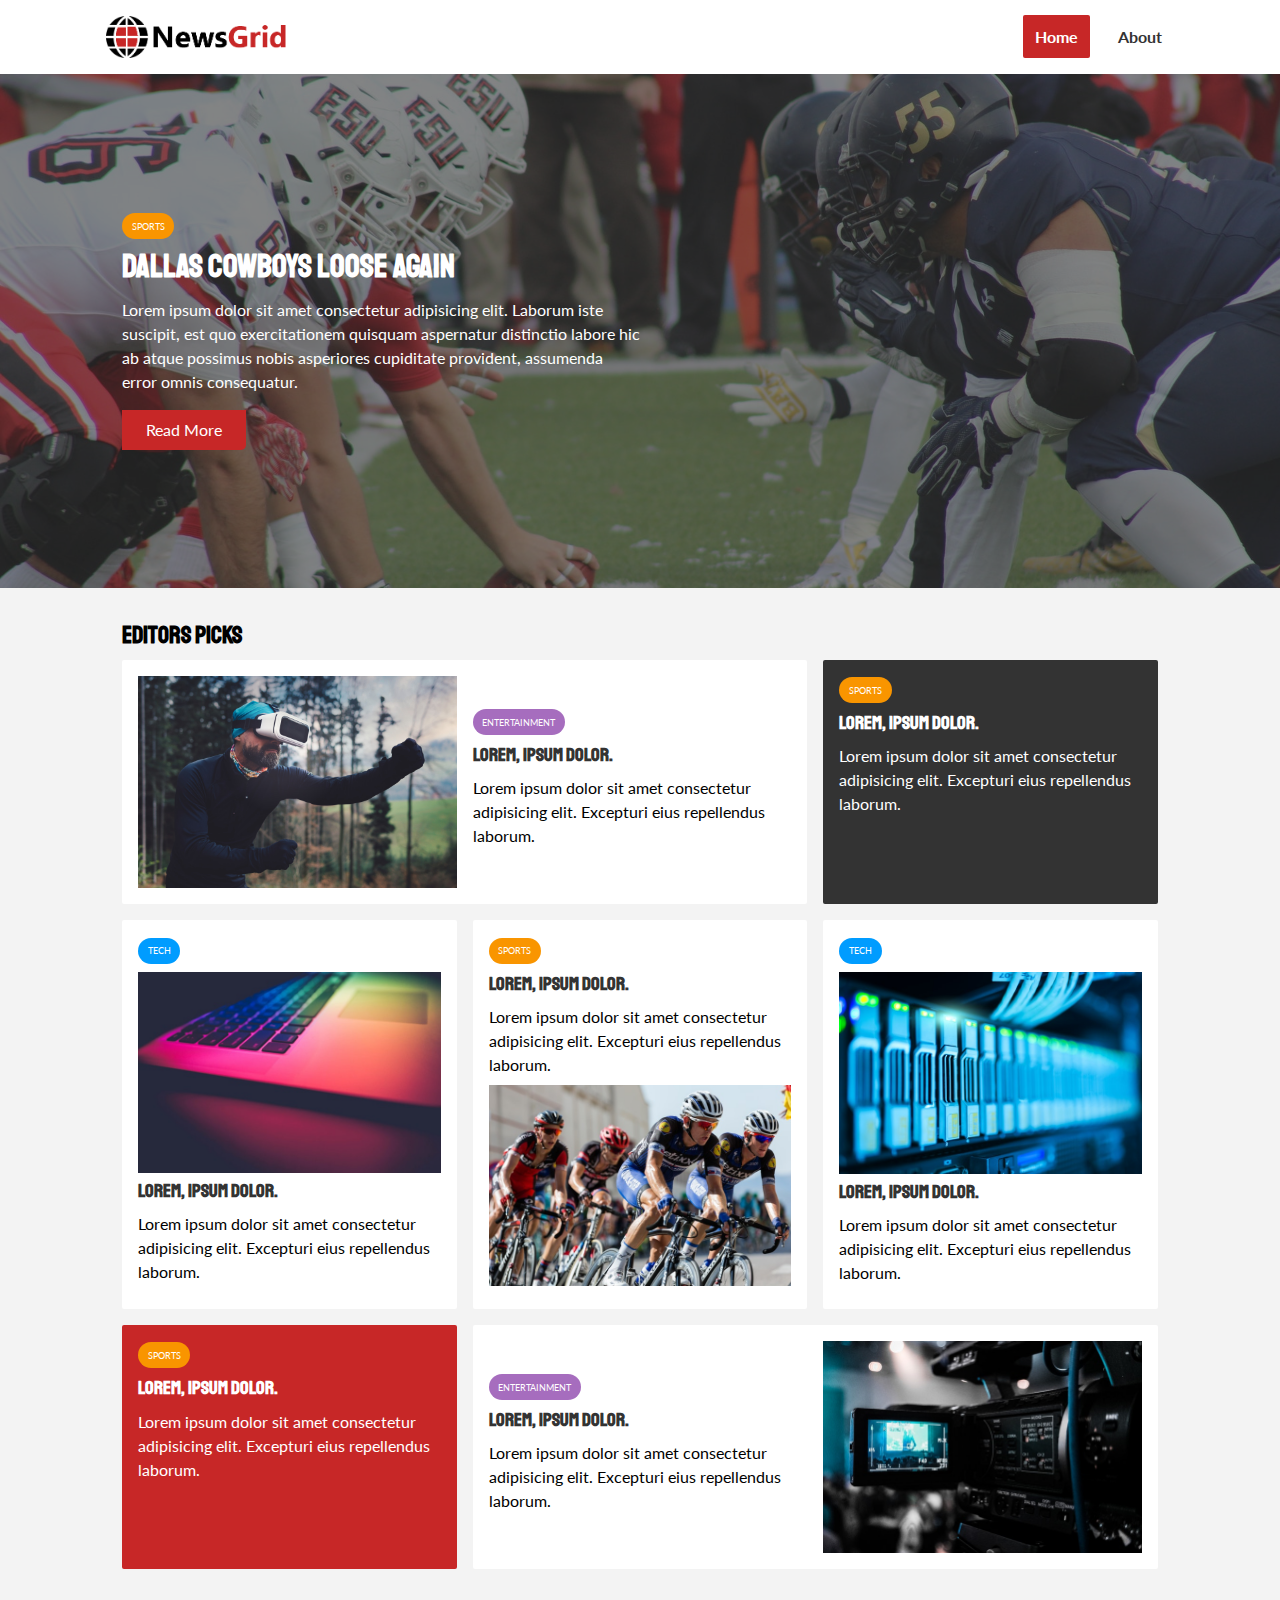
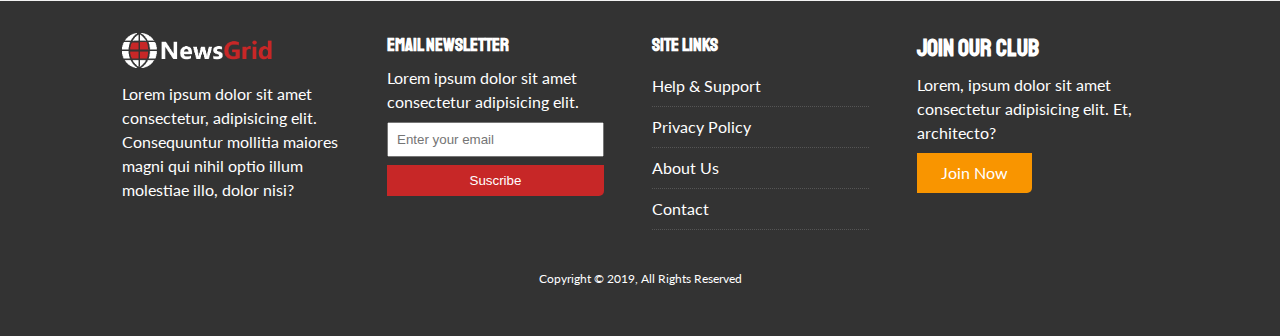
<file: index.html>
<!DOCTYPE html>
<html lang="en">
  <head>
    <meta charset="UTF-8" />
    <meta name="viewport" content="width=device-width, initial-scale=1.0" />
    <link rel="stylesheet" href="css/styles.css" />
    <link
      rel="stylesheet"
      href="css/mobile.css"
      media="screen and (max-width: 768px)"
    />
    <link
      rel="stylesheet"
      href="https://cdnjs.cloudflare.com/ajax/libs/font-awesome/6.5.2/css/all.min.css"
      integrity="sha512-SnH5WK+bZxgPHs44uWIX+LLJAJ9/2PkPKZ5QiAj6Ta86w+fsb2TkcmfRyVX3pBnMFcV7oQPJkl9QevSCWr3W6A=="
      crossorigin="anonymous"
      referrerpolicy="no-referrer"
    />
    <link rel="shortcut icon" type="image/x-icon" href="favicon.ico" />
    <link rel="preconnect" href="https://fonts.googleapis.com" />
    <link rel="preconnect" href="https://fonts.gstatic.com" crossorigin />
    <link
      href="https://fonts.googleapis.com/css2?family=Lato:ital,wght@0,100;0,300;0,400;0,700;0,900;1,100;1,300;1,400;1,700;1,900&display=swap"
      rel="stylesheet"
    />
    <link rel="preconnect" href="https://fonts.googleapis.com" />
    <link rel="preconnect" href="https://fonts.gstatic.com" crossorigin />
    <link
      href="https://fonts.googleapis.com/css2?family=Lato:ital,wght@0,100;0,300;0,400;0,700;0,900;1,100;1,300;1,400;1,700;1,900&family=Staatliches&display=swap"
      rel="stylesheet"
    />
    <title>NewsGrid | Lastest News</title>
  </head>
  <body>
    <nav id="main-nav">
      <div class="container">
        <img src="img/logo.png" alt="NewsGrid" class="logo" />
        <div class="social">
          <a href="https://facebook.com" target="_blank"
            ><i class="fab fa-facebook fa-2x"></i
          ></a>
          <a href="https://twitter.com" target="_blank"
            ><i class="fab fa-twitter fa-2x"></i
          ></a>
          <a href="https://instagram.com" target="_blank"
            ><i class="fab fa-instagram fa-2x"></i
          ></a>
          <a href="https://youtube.com" target="_blank"
            ><i class="fab fa-youtube fa-2x"></i
          ></a>
        </div>
        <ul>
          <li><a href="index.html" class="current">Home</a></li>
          <li><a href="about.html">About</a></li>
        </ul>
      </div>
    </nav>
    <!-- showcase -->
    <header id="showcase">
      <div class="container">
        <div class="showcase-container">
          <div class="showcase-content">
            <div class="category category-sports">Sports</div>
            <h1>Dallas Cowboys Loose Again</h1>
            <p>
              Lorem ipsum dolor sit amet consectetur adipisicing elit. Laborum
              iste suscipit, est quo exercitationem quisquam aspernatur
              distinctio labore hic ab atque possimus nobis asperiores
              cupiditate provident, assumenda error omnis consequatur.
            </p>
            <a href="article.html" class="btn btn-primary">Read More</a>
          </div>
        </div>
      </div>
    </header>
    <!-- home article -->
    <section id="home-articles" class="py-2">
      <div class="container">
        <h2>Editors Picks</h2>
        <div class="articles-container">
          <article class="card">
            <img src="img/articles/ent1.jpg" alt="" />
            <div>
              <div class="category category-ent">Entertainment</div>
              <h3>
                <a href="articles.html">Lorem, ipsum dolor. </a>
              </h3>
              <p>
                Lorem ipsum dolor sit amet consectetur adipisicing elit.
                Excepturi eius repellendus laborum.
              </p>
            </div>
          </article>
          <article class="card bg-dark">
            <div class="category category-sports">Sports</div>
            <h3>
              <a href="articles.html" class="bg-dark">Lorem, ipsum dolor. </a>
            </h3>
            <p>
              Lorem ipsum dolor sit amet consectetur adipisicing elit. Excepturi
              eius repellendus laborum.
            </p>
          </article>
          <article class="card">
            <div class="category category-tech">Tech</div>
            <img src="img/articles/tech2.jpg" alt="" />
            <h3>
              <a href="articles.html">Lorem, ipsum dolor. </a>
            </h3>
            <p>
              Lorem ipsum dolor sit amet consectetur adipisicing elit. Excepturi
              eius repellendus laborum.
            </p>
          </article>
          <article class="card">
            <div class="category category-sports">Sports</div>
            <h3>
              <a href="articles.html">Lorem, ipsum dolor. </a>
            </h3>
            <p>
              Lorem ipsum dolor sit amet consectetur adipisicing elit. Excepturi
              eius repellendus laborum.
            </p>
            <img src="img/articles/sports1.jpg" alt="" />
          </article>
          <article class="card">
            <div class="category category-tech">Tech</div>
            <img src="img/articles/tech1.jpg" alt="" />
            <h3>
              <a href="articles.html">Lorem, ipsum dolor. </a>
            </h3>
            <p>
              Lorem ipsum dolor sit amet consectetur adipisicing elit. Excepturi
              eius repellendus laborum.
            </p>
          </article>

          <article class="card bg-primary">
            <div class="category category-sports">Sports</div>
            <h3 class="bg-primary">
              <a href="articles.html">Lorem, ipsum dolor. </a>
            </h3>
            <p>
              Lorem ipsum dolor sit amet consectetur adipisicing elit. Excepturi
              eius repellendus laborum.
            </p>
          </article>

          <article class="card">
            <div>
              <div class="category category-ent">Entertainment</div>
              <h3>
                <a href="articles.html">Lorem, ipsum dolor. </a>
              </h3>
              <p>
                Lorem ipsum dolor sit amet consectetur adipisicing elit.
                Excepturi eius repellendus laborum.
              </p>
            </div>
            <img src="img/articles/ent2.jpg" alt="" />
          </article>
        </div>
      </div>
    </section>
    <!-- footer -->
    <footer id="main-footer" class="py-2">
      <div class="container footer-container">
        <div>
          <img src="img/logo_light.png" alt="newgrid" />
          <p>
            Lorem ipsum dolor sit amet consectetur, adipisicing elit.
            Consequuntur mollitia maiores magni qui nihil optio illum molestiae
            illo, dolor nisi?
          </p>
        </div>
        <div>
          <h3>Email Newsletter</h3>
          <p>Lorem ipsum dolor sit amet consectetur adipisicing elit.</p>
          <form name="contact" netlify>
            <input
              type="email"
              name="email"
              id=""
              placeholder="Enter your email"
            />
            <input type="submit" value="Suscribe" class="btn btn-primary" />
          </form>
        </div>
        <div>
          <h3>Site Links</h3>
          <ul class="list">
            <li><a href="#">Help & Support</a></li>
            <li><a href="#">Privacy Policy</a></li>
            <li><a href="#">About Us</a></li>
            <li><a href="#">Contact</a></li>
          </ul>
        </div>
        <div>
          <h2>Join Our Club</h2>
          <p>
            Lorem, ipsum dolor sit amet consectetur adipisicing elit. Et,
            architecto?
          </p>
          <a href="#" class="btn btn-secondary">Join Now</a>
        </div>
        <div>
          <p>Copyright &copy; 2019, All Rights Reserved</p>
        </div>
      </div>
    </footer>
  </body>
</html>
</file>
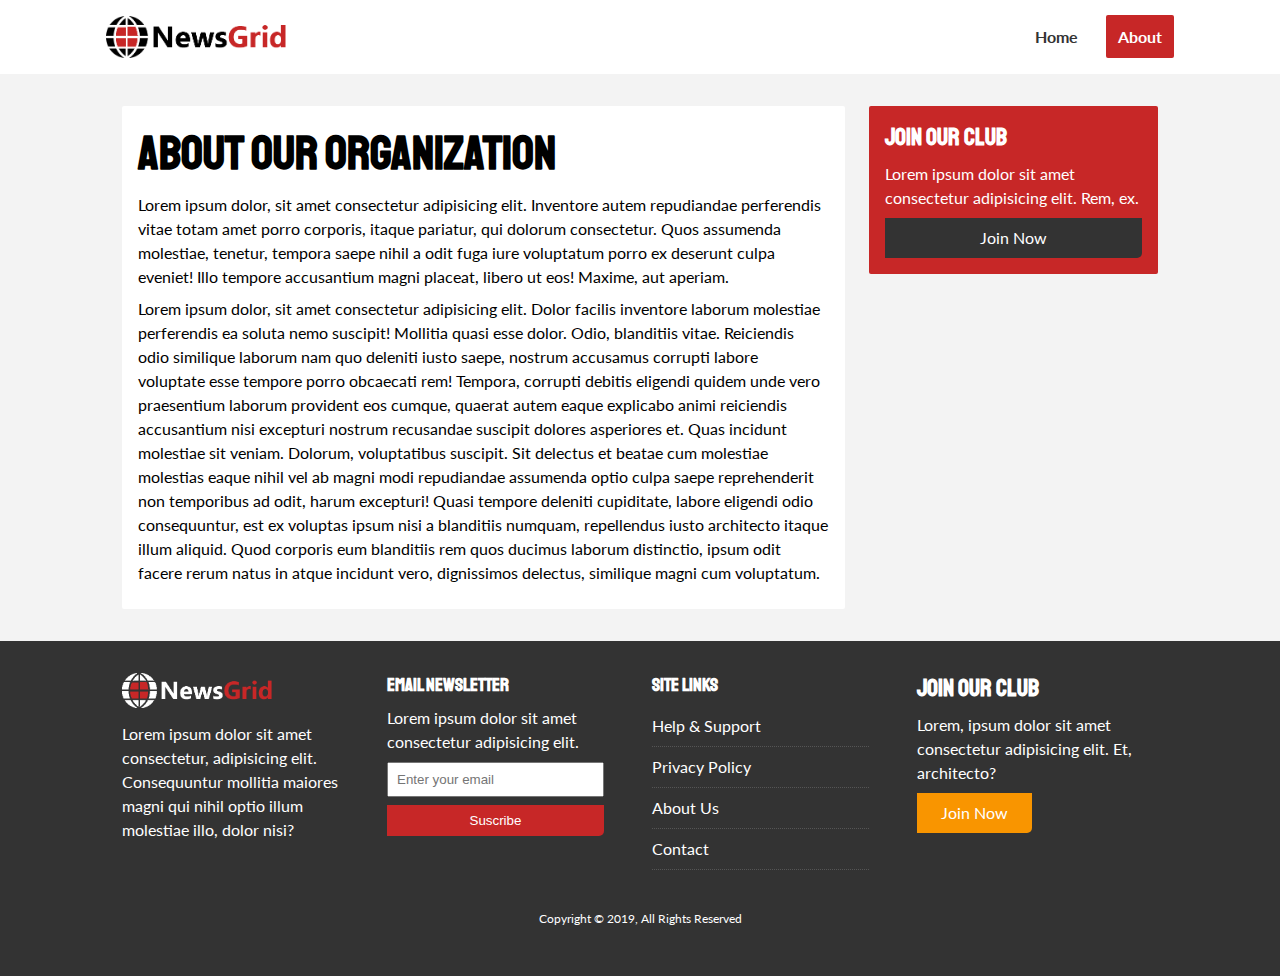
<file: about.html>
<!DOCTYPE html>
<html lang="en">
  <head>
    <meta charset="UTF-8" />
    <meta name="viewport" content="width=device-width, initial-scale=1.0" />
    <link rel="stylesheet" href="css/styles.css" />
    <link
      rel="stylesheet"
      href="css/mobile.css"
      media="screen and (max-width: 768px)"
    />
    <link
      rel="stylesheet"
      href="https://cdnjs.cloudflare.com/ajax/libs/font-awesome/6.5.2/css/all.min.css"
      integrity="sha512-SnH5WK+bZxgPHs44uWIX+LLJAJ9/2PkPKZ5QiAj6Ta86w+fsb2TkcmfRyVX3pBnMFcV7oQPJkl9QevSCWr3W6A=="
      crossorigin="anonymous"
      referrerpolicy="no-referrer"
    />
    <link rel="shortcut icon" type="image/x-icon" href="favicon.ico" />
    <link rel="preconnect" href="https://fonts.googleapis.com" />
    <link rel="preconnect" href="https://fonts.gstatic.com" crossorigin />
    <link
      href="https://fonts.googleapis.com/css2?family=Lato:ital,wght@0,100;0,300;0,400;0,700;0,900;1,100;1,300;1,400;1,700;1,900&display=swap"
      rel="stylesheet"
    />
    <link rel="preconnect" href="https://fonts.googleapis.com" />
    <link rel="preconnect" href="https://fonts.gstatic.com" crossorigin />
    <link
      href="https://fonts.googleapis.com/css2?family=Lato:ital,wght@0,100;0,300;0,400;0,700;0,900;1,100;1,300;1,400;1,700;1,900&family=Staatliches&display=swap"
      rel="stylesheet"
    />
    <title>NewsGrid | About</title>
  </head>
  <body>
    <nav id="main-nav">
      <div class="container">
        <img src="img/logo.png" alt="NewsGrid" class="logo" />
        <div class="social">
          <a href="https://facebook.com" target="_blank"
            ><i class="fab fa-facebook fa-2x"></i
          ></a>
          <a href="https://twitter.com" target="_blank"
            ><i class="fab fa-twitter fa-2x"></i
          ></a>
          <a href="https://instagram.com" target="_blank"
            ><i class="fab fa-instagram fa-2x"></i
          ></a>
          <a href="https://youtube.com" target="_blank"
            ><i class="fab fa-youtube fa-2x"></i
          ></a>
        </div>
        <ul>
          <li><a href="index.html" class="">Home</a></li>
          <li><a href="about.html" class="current">About</a></li>
        </ul>
      </div>
    </nav>
    <!-- main -->
    <section id="about">
      <div class="container">
        <div class="page-container">
          <article class="card">
            <h1 class="l-heading">About Our Organization</h1>
            <p>
              Lorem ipsum dolor, sit amet consectetur adipisicing elit.
              Inventore autem repudiandae perferendis vitae totam amet porro
              corporis, itaque pariatur, qui dolorum consectetur. Quos assumenda
              molestiae, tenetur, tempora saepe nihil a odit fuga iure
              voluptatum porro ex deserunt culpa eveniet! Illo tempore
              accusantium magni placeat, libero ut eos! Maxime, aut aperiam.
            </p>
            <p>
              Lorem ipsum dolor, sit amet consectetur adipisicing elit. Dolor
              facilis inventore laborum molestiae perferendis ea soluta nemo
              suscipit! Mollitia quasi esse dolor. Odio, blanditiis vitae.
              Reiciendis odio similique laborum nam quo deleniti iusto saepe,
              nostrum accusamus corrupti labore voluptate esse tempore porro
              obcaecati rem! Tempora, corrupti debitis eligendi quidem unde vero
              praesentium laborum provident eos cumque, quaerat autem eaque
              explicabo animi reiciendis accusantium nisi excepturi nostrum
              recusandae suscipit dolores asperiores et. Quas incidunt molestiae
              sit veniam. Dolorum, voluptatibus suscipit. Sit delectus et beatae
              cum molestiae molestias eaque nihil vel ab magni modi repudiandae
              assumenda optio culpa saepe reprehenderit non temporibus ad odit,
              harum excepturi! Quasi tempore deleniti cupiditate, labore
              eligendi odio consequuntur, est ex voluptas ipsum nisi a
              blanditiis numquam, repellendus iusto architecto itaque illum
              aliquid. Quod corporis eum blanditiis rem quos ducimus laborum
              distinctio, ipsum odit facere rerum natus in atque incidunt vero,
              dignissimos delectus, similique magni cum voluptatum.
            </p>
          </article>
          <aside class="card bg-primary">
            <h2>Join Our Club</h2>
            <p>
              Lorem ipsum dolor sit amet consectetur adipisicing elit. Rem, ex.
            </p>
            <a href="#" class="btn btn-dark btn-block">Join Now</a>
          </aside>
        </div>
      </div>
    </section>
    <!-- footer -->

    <footer id="main-footer" class="py-2">
      <div class="container footer-container">
        <div>
          <img src="img/logo_light.png" alt="newgrid" />
          <p>
            Lorem ipsum dolor sit amet consectetur, adipisicing elit.
            Consequuntur mollitia maiores magni qui nihil optio illum molestiae
            illo, dolor nisi?
          </p>
        </div>
        <div>
          <h3>Email Newsletter</h3>
          <p>Lorem ipsum dolor sit amet consectetur adipisicing elit.</p>
          <form name="contact" netlify>
            <input
              type="email"
              name="email"
              id=""
              placeholder="Enter your email"
            />
            <input type="submit" value="Suscribe" class="btn btn-primary" />
          </form>
        </div>
        <div>
          <h3>Site Links</h3>
          <ul class="list">
            <li><a href="#">Help & Support</a></li>
            <li><a href="#">Privacy Policy</a></li>
            <li><a href="#">About Us</a></li>
            <li><a href="#">Contact</a></li>
          </ul>
        </div>
        <div>
          <h2>Join Our Club</h2>
          <p>
            Lorem, ipsum dolor sit amet consectetur adipisicing elit. Et,
            architecto?
          </p>
          <a href="#" class="btn btn-secondary">Join Now</a>
        </div>
        <div>
          <p>Copyright &copy; 2019, All Rights Reserved</p>
        </div>
      </div>
    </footer>
  </body>
</html>
</file>
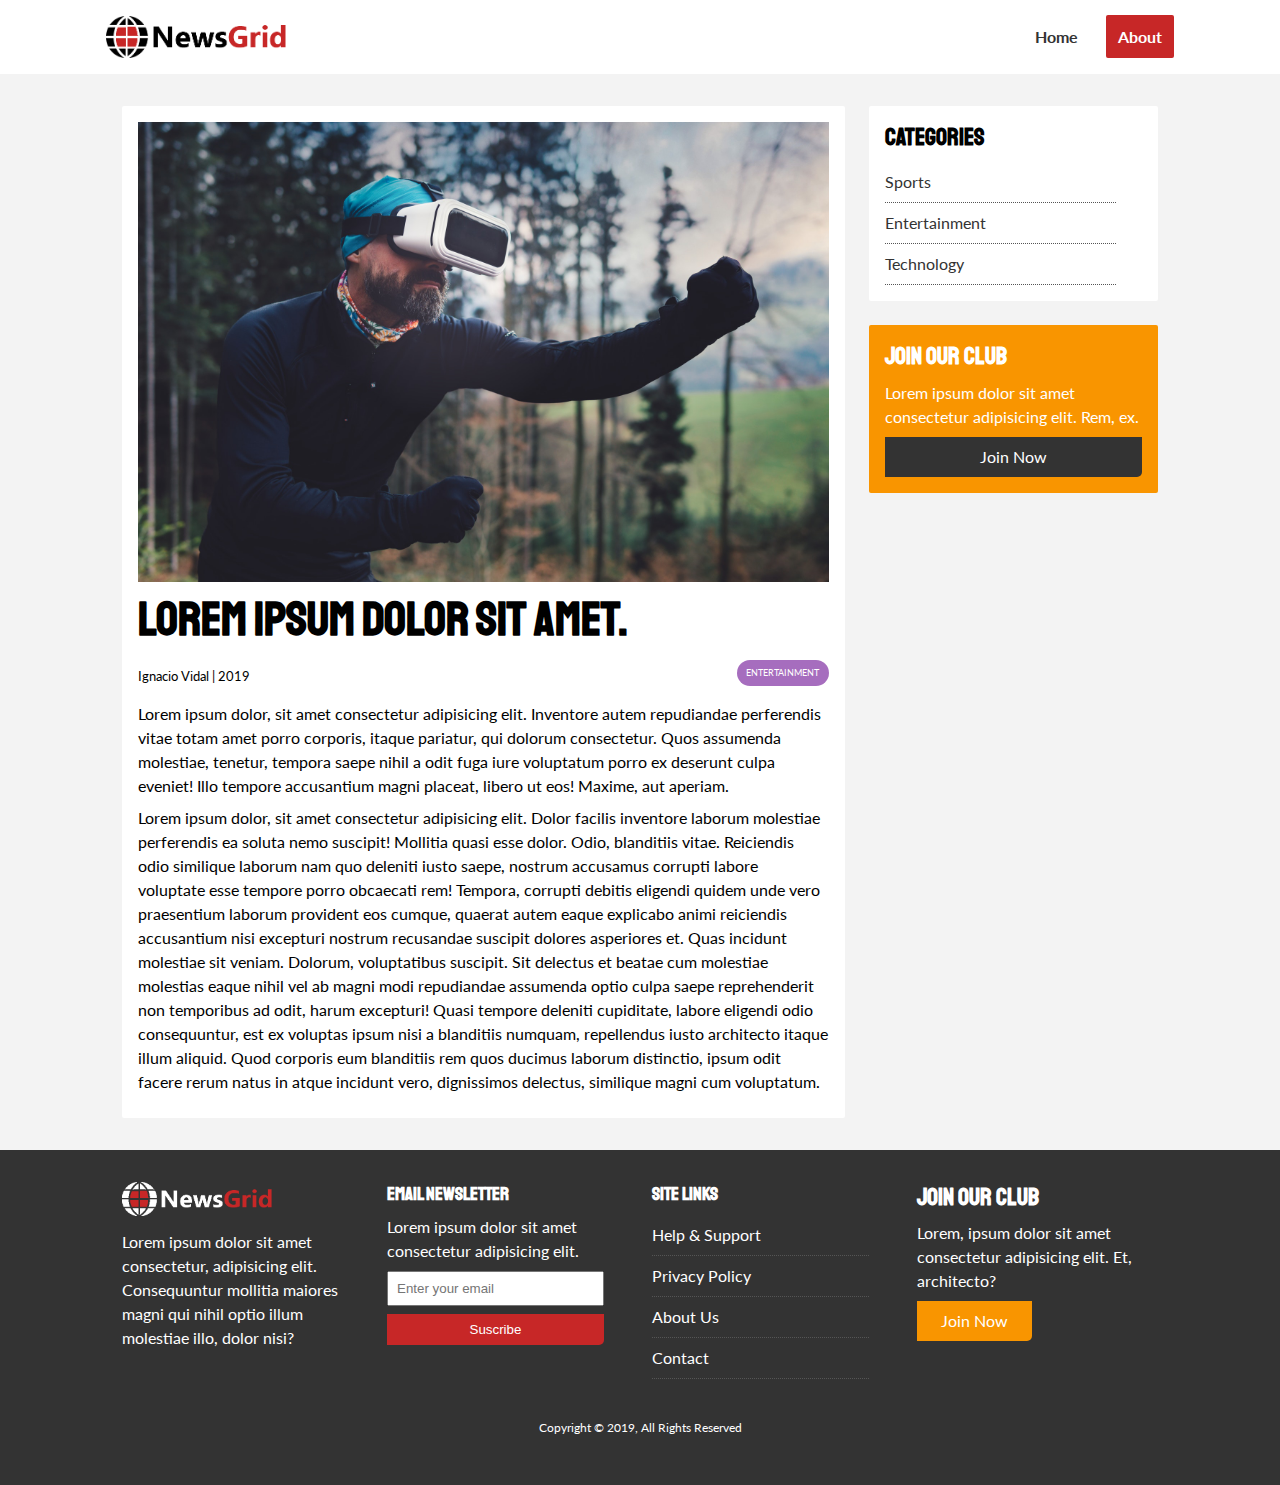
<file: articles.html>
<!DOCTYPE html>
<html lang="en">
  <head>
    <meta charset="UTF-8" />
    <meta name="viewport" content="width=device-width, initial-scale=1.0" />
    <link rel="stylesheet" href="css/styles.css" />
    <link
      rel="stylesheet"
      href="css/mobile.css"
      media="screen and (max-width: 768px)"
    />
    <link
      rel="stylesheet"
      href="https://cdnjs.cloudflare.com/ajax/libs/font-awesome/6.5.2/css/all.min.css"
      integrity="sha512-SnH5WK+bZxgPHs44uWIX+LLJAJ9/2PkPKZ5QiAj6Ta86w+fsb2TkcmfRyVX3pBnMFcV7oQPJkl9QevSCWr3W6A=="
      crossorigin="anonymous"
      referrerpolicy="no-referrer"
    />
    <link rel="shortcut icon" type="image/x-icon" href="favicon.ico" />
    <link rel="preconnect" href="https://fonts.googleapis.com" />
    <link rel="preconnect" href="https://fonts.gstatic.com" crossorigin />
    <link
      href="https://fonts.googleapis.com/css2?family=Lato:ital,wght@0,100;0,300;0,400;0,700;0,900;1,100;1,300;1,400;1,700;1,900&display=swap"
      rel="stylesheet"
    />
    <link rel="preconnect" href="https://fonts.googleapis.com" />
    <link rel="preconnect" href="https://fonts.gstatic.com" crossorigin />
    <link
      href="https://fonts.googleapis.com/css2?family=Lato:ital,wght@0,100;0,300;0,400;0,700;0,900;1,100;1,300;1,400;1,700;1,900&family=Staatliches&display=swap"
      rel="stylesheet"
    />
    <title>NewsGrid | Latest News</title>
  </head>
  <body>
    <nav id="main-nav">
      <div class="container">
        <img src="img/logo.png" alt="NewsGrid" class="logo" />
        <div class="social">
          <a href="https://facebook.com" target="_blank"
            ><i class="fab fa-facebook fa-2x"></i
          ></a>
          <a href="https://twitter.com" target="_blank"
            ><i class="fab fa-twitter fa-2x"></i
          ></a>
          <a href="https://instagram.com" target="_blank"
            ><i class="fab fa-instagram fa-2x"></i
          ></a>
          <a href="https://youtube.com" target="_blank"
            ><i class="fab fa-youtube fa-2x"></i
          ></a>
        </div>
        <ul>
          <li><a href="index.html" class="">Home</a></li>
          <li><a href="about.html" class="current">About</a></li>
        </ul>
      </div>
    </nav>
    <!-- main -->
    <section id="article">
      <div class="container">
        <div class="page-container">
          <article class="card">
            <img src="img/articles/ent1.jpg" alt="" />
            <h1 class="l-heading">Lorem ipsum dolor sit amet.</h1>
            <div class="meta">
              <small>
                <i class="fas fa-user"> </i>
                Ignacio Vidal | 2019</small
              >
              <div class="category category-ent">Entertainment</div>
            </div>
            <p>
              Lorem ipsum dolor, sit amet consectetur adipisicing elit.
              Inventore autem repudiandae perferendis vitae totam amet porro
              corporis, itaque pariatur, qui dolorum consectetur. Quos assumenda
              molestiae, tenetur, tempora saepe nihil a odit fuga iure
              voluptatum porro ex deserunt culpa eveniet! Illo tempore
              accusantium magni placeat, libero ut eos! Maxime, aut aperiam.
            </p>
            <p>
              Lorem ipsum dolor, sit amet consectetur adipisicing elit. Dolor
              facilis inventore laborum molestiae perferendis ea soluta nemo
              suscipit! Mollitia quasi esse dolor. Odio, blanditiis vitae.
              Reiciendis odio similique laborum nam quo deleniti iusto saepe,
              nostrum accusamus corrupti labore voluptate esse tempore porro
              obcaecati rem! Tempora, corrupti debitis eligendi quidem unde vero
              praesentium laborum provident eos cumque, quaerat autem eaque
              explicabo animi reiciendis accusantium nisi excepturi nostrum
              recusandae suscipit dolores asperiores et. Quas incidunt molestiae
              sit veniam. Dolorum, voluptatibus suscipit. Sit delectus et beatae
              cum molestiae molestias eaque nihil vel ab magni modi repudiandae
              assumenda optio culpa saepe reprehenderit non temporibus ad odit,
              harum excepturi! Quasi tempore deleniti cupiditate, labore
              eligendi odio consequuntur, est ex voluptas ipsum nisi a
              blanditiis numquam, repellendus iusto architecto itaque illum
              aliquid. Quod corporis eum blanditiis rem quos ducimus laborum
              distinctio, ipsum odit facere rerum natus in atque incidunt vero,
              dignissimos delectus, similique magni cum voluptatum.
            </p>
          </article>
          <aside id="categories" class="card">
            <h2>categories</h2>
            <ul class="list">
              <li>
                <a href="#"><i class="fas fa-chevron-right"></i> Sports</a>
              </li>
              <li>
                <a href="#"
                  ><i class="fas fa-chevron-right"></i> Entertainment</a
                >
              </li>
              <li>
                <a href="#"><i class="fas fa-chevron-right"></i> Technology</a>
              </li>
            </ul>
          </aside>
          <aside class="card bg-secondary">
            <h2>Join Our Club</h2>
            <p>
              Lorem ipsum dolor sit amet consectetur adipisicing elit. Rem, ex.
            </p>
            <a href="#" class="btn btn-dark btn-block">Join Now</a>
          </aside>
        </div>
      </div>
    </section>
    <!-- footer -->

    <footer id="main-footer" class="py-2">
      <div class="container footer-container">
        <div>
          <img src="img/logo_light.png" alt="newgrid" />
          <p>
            Lorem ipsum dolor sit amet consectetur, adipisicing elit.
            Consequuntur mollitia maiores magni qui nihil optio illum molestiae
            illo, dolor nisi?
          </p>
        </div>
        <div>
          <h3>Email Newsletter</h3>
          <p>Lorem ipsum dolor sit amet consectetur adipisicing elit.</p>
          <form name="contact" netlify>
            <input
              type="email"
              name="email"
              id=""
              placeholder="Enter your email"
            />
            <input type="submit" value="Suscribe" class="btn btn-primary" />
          </form>
        </div>
        <div>
          <h3>Site Links</h3>
          <ul class="list">
            <li><a href="#">Help & Support</a></li>
            <li><a href="#">Privacy Policy</a></li>
            <li><a href="#">About Us</a></li>
            <li><a href="#">Contact</a></li>
          </ul>
        </div>
        <div>
          <h2>Join Our Club</h2>
          <p>
            Lorem, ipsum dolor sit amet consectetur adipisicing elit. Et,
            architecto?
          </p>
          <a href="#" class="btn btn-secondary">Join Now</a>
        </div>
        <div>
          <p>Copyright &copy; 2019, All Rights Reserved</p>
        </div>
      </div>
    </footer>
  </body>
</html>
</file>
<file: css/styles.css>
:root {
  --primary-color: #c72727;
  --secondary-color: #f99500;
  --light-color: #f3f3f3;
  --dark-color: #333;
  --max-width: 1100px;
}

.category {
  --sports-color: #f99500;
  --ent-color: #a66dbe;
  --tech-color: #009cff;
}

* {
  margin: 0;
  padding: 0;
  box-sizing: border-box;
}

body {
  font-family: "Lato", sans-serif;
  line-height: 1.5;
  background-color: var(--light-color);
}

a {
  color: var(--dark-color);
  text-decoration: none;
}

p {
  margin: 0.5rem 0;
}
ul {
  list-style: none;
}

img {
  width: 100%;
}

h1,
h2,
h3,
h4,
h5,
h6 {
  font-family: "Staatliches", cursive;
  margin-bottom: 0.55rem;
  line-height: 1.3;
}

/** utility */
.container {
  max-width: var(--max-width);
  margin: auto;
  padding: 0 2rem;
  overflow: hidden;
}

.category {
  display: inline-block;
  color: white;
  font-size: 0.55rem;
  text-transform: uppercase;
  padding: 0.4rem 0.6rem;
  border-radius: 50px;
  margin-bottom: 0.5rem;
}

.category-sports {
  background-color: var(--sports-color);
}

.category-ent {
  background-color: var(--ent-color);
}

.category-tech {
  background-color: var(--tech-color);
}

.btn {
  display: inline-block;
  border: none;
  background: var(--dark-color);
  color: white;
  padding: 0.5rem 1.5rem;
  border-radius: 0 0 5px 0;
}

.btn-light {
  background-color: var(--light-color);
  color: #333;
}

.btn-primary {
  background-color: var(--primary-color);
}

.btn-secondary {
  background-color: var(--secondary-color);
}

.btn:hover {
  opacity: 0.9;
}

.btn-block {
  display: block;
  width: 100%;
  text-align: center;
}

.card {
  background-color: #fff;
  padding: 1rem;
  border-radius: 2px;
}

.bg-dark {
  background-color: var(--dark-color);
  color: #fff;
}
.bg-primary {
  background-color: var(--primary-color);
  color: #fff;
}

.bg-secondary {
  background-color: var(--secondary-color);
  color: #fff;
}

.bg-dark h1,
.bg-dark h2,
.bg-dark h3,
.bg-dark h4,
.bg-secondary h1,
.bg-secondary h2,
.bg-secondary h3,
.bg-secondary h4,
.bg-primary h1,
.bg-primary h2,
.bg-primary h3,
.bg-primary h4,
.bg-primary a {
  color: white;
}

.py-1 {
  padding: 1.5rem 0;
}

.py-2 {
  padding: 2rem 0;
}

.py-3 {
  padding: 3rem 0;
}

.p-1 {
  padding: 1.5rem;
}

.p-2 {
  padding: 2rem;
}

.p-3 {
  padding: 3rem;
}

.list li {
  padding: 0.5rem 0;
  border-bottom: #555 1px dotted;
  width: 90%;
}

.list li a:hover {
  color: var(--primary-color) !important;
}

.l-heading {
  font-size: 3rem;
}
/*inner page container */

.page-container {
  display: grid;
  grid-template-columns: 5fr 2fr;
  margin: 2rem 0;
  grid-gap: 1.5rem;
}

.page-container > *:first-child {
  grid-row: 1 / span 3;
}
/*navigation
**/

#main-nav {
  background: #fff;
  position: sticky;
  top: 0;
  z-index: 2;
}

#main-nav .container {
  display: grid;
  grid-template-columns: 6fr 3fr 2fr;
  padding: 1rem;
  align-items: center;
}

#main-nav .logo {
  width: 180px;
}

#main-nav ul {
  justify-self: end;
  display: flex;
}

#main-nav ul li a {
  padding: 0.75rem;
  font-weight: bolder;
  margin-left: 1rem;
  border-radius: 2px;
}

#main-nav ul li a.current {
  background: var(--primary-color);
  color: #fff;
}

#main-nav ul li a:hover {
  background-color: var(--light-color);
  color: var(--dark-color);
}
#main-nav .social {
  justify-self: center;
}

#main-nav .social i {
  color: #777;
  margin-right: 0.5rem;
}

/**showcase **/
#showcase {
  color: #fff;
  background: #333;
  padding: 2rem;
  position: relative;
}

#showcase:before {
  content: "";
  background: url(../img/featured.jpg) no-repeat center center/cover;
  position: absolute;
  top: 0;
  left: 0;
  width: 100%;
  height: 100%;
  opacity: 0.4;
}

#showcase .showcase-container {
  display: grid;
  grid-template-columns: repeat(2, 1fr);
  justify-content: center;
  align-items: center;
  height: 50vh;
}

#showcase .showcase-content {
  z-index: 1;
}

#showcase .showcase-content p {
  margin-bottom: 1rem;
}

/* home articles */

#home-articles .articles-container {
  display: grid;
  grid-template-columns: repeat(3, 1fr);
  grid-gap: 1rem;
}

#home-articles .articles-container > *:first-child {
  display: grid;
  grid-template-columns: repeat(2, 1fr);
  grid-gap: 1rem;
  align-items: center;
  grid-column: 1 / span 2;
}

#home-articles .articles-container > *:last-child {
  display: grid;
  grid-template-columns: repeat(2, 1fr);
  grid-gap: 1rem;
  align-items: center;
  grid-column: 2 / span 2;
}

/*Footer*/
#main-footer {
  background: var(--dark-color);
  color: #fff;
}

#main-footer img {
  width: 150px;
}

#main-footer a {
  color: white;
}

#main-footer .footer-container {
  display: grid;
  grid-template-columns: repeat(4, 1fr);
  grid-gap: 1.5rem;
}

#main-footer .footer-container > *:last-child {
  grid-column: 1 / span 4;
  text-align: center;
  padding: 0.5rem;
  font-size: 0.75rem;
}

#main-footer .footer-container input[type="email"] {
  width: 90%;
  padding: 0.5rem;
  margin-bottom: 0.5rem;
}

#main-footer .footer-container input[type="submit"] {
  width: 90%;
}
/*abour*/

#article .meta {
  display: flex;
  align-items: center;
  justify-content: space-between;
}
</file>
<file: css/mobile.css>
/* navigation */

#main-nav .social {
  display: none;
}

#main-nav .container {
  grid-template-columns: 1fr;
  grid-gap: 1.2rem;
}

#main-nav ul,
#main-nav .logo {
  justify-self: center;
}

#main-nav ul li a {
  padding: 0.5rem;
}

/*home articles */
#home-articles .articles-container {
  grid-template-columns: repeat(2, 1fr);
}

#home-articles .articles-container > *:first-child {
  grid-template-columns: 1fr;
  grid-column: 1;
}

#home-articles .articles-container > *:last-child {
  grid-template-columns: 1fr;
  grid-column: 1;
}

@media (max-width: 600px) {
  /*stack grid items **/
  #showcase .showcase-container,
  #home-articles .articles-container,
  #main-footer .footer-container {
    grid-template-columns: 1fr;
    font-size: 0.85rem;
  }

  #main-footer .footer-container > *:last-child {
    grid-column: 1;
  }

  #main-footer .footer-container > * {
    border-bottom: #444 dotted 1px;
    padding-bottom: 1rem;
  }
  #main-footer .footer-container > *:last-child,
  #main-footer .footer-container > *:nth-child(3),
  #main-footer .footer-container > *:nth-child(4) {
    border: none;
  }

  .page-container {
    grid-template-columns: 1fr;
  }

  .page-container > *:first-child {
    grid-column: 1;
  }

  .l-heading {
    font-size: 2rem;
  }
}
</file>
